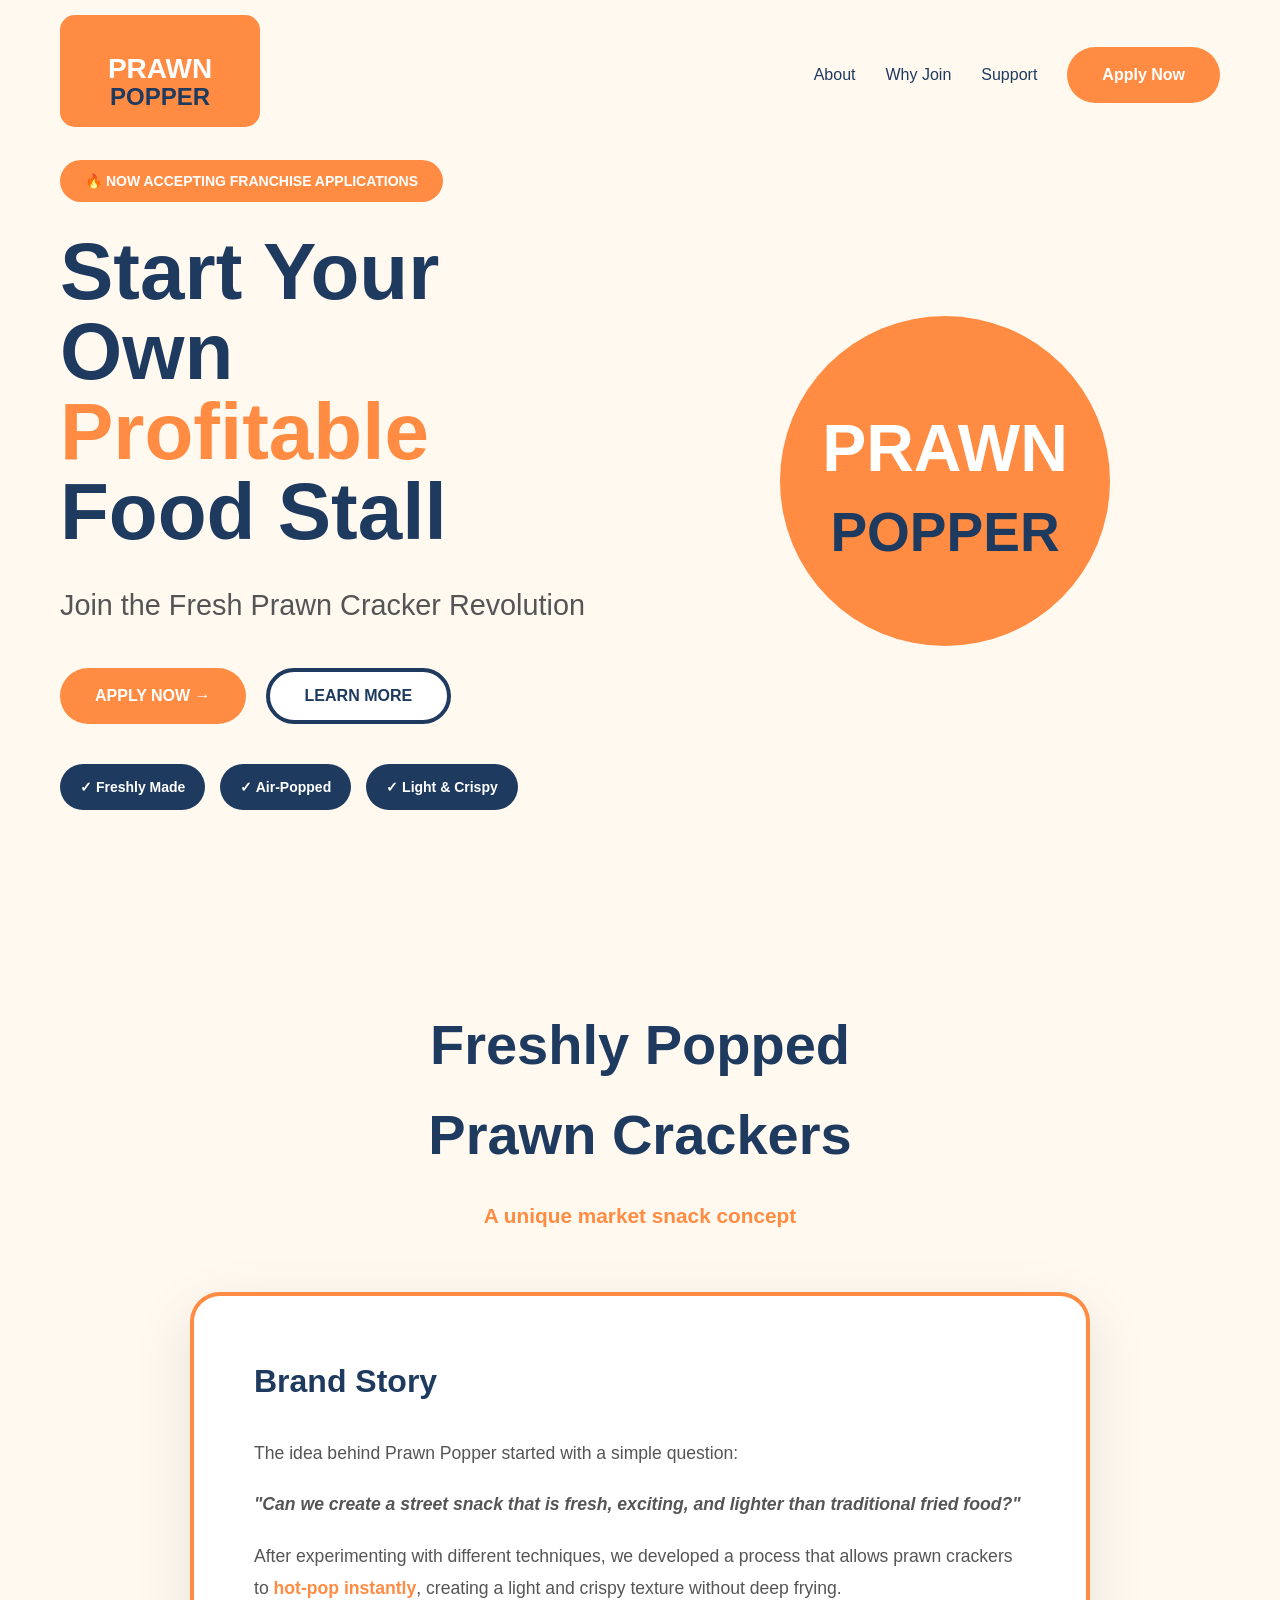
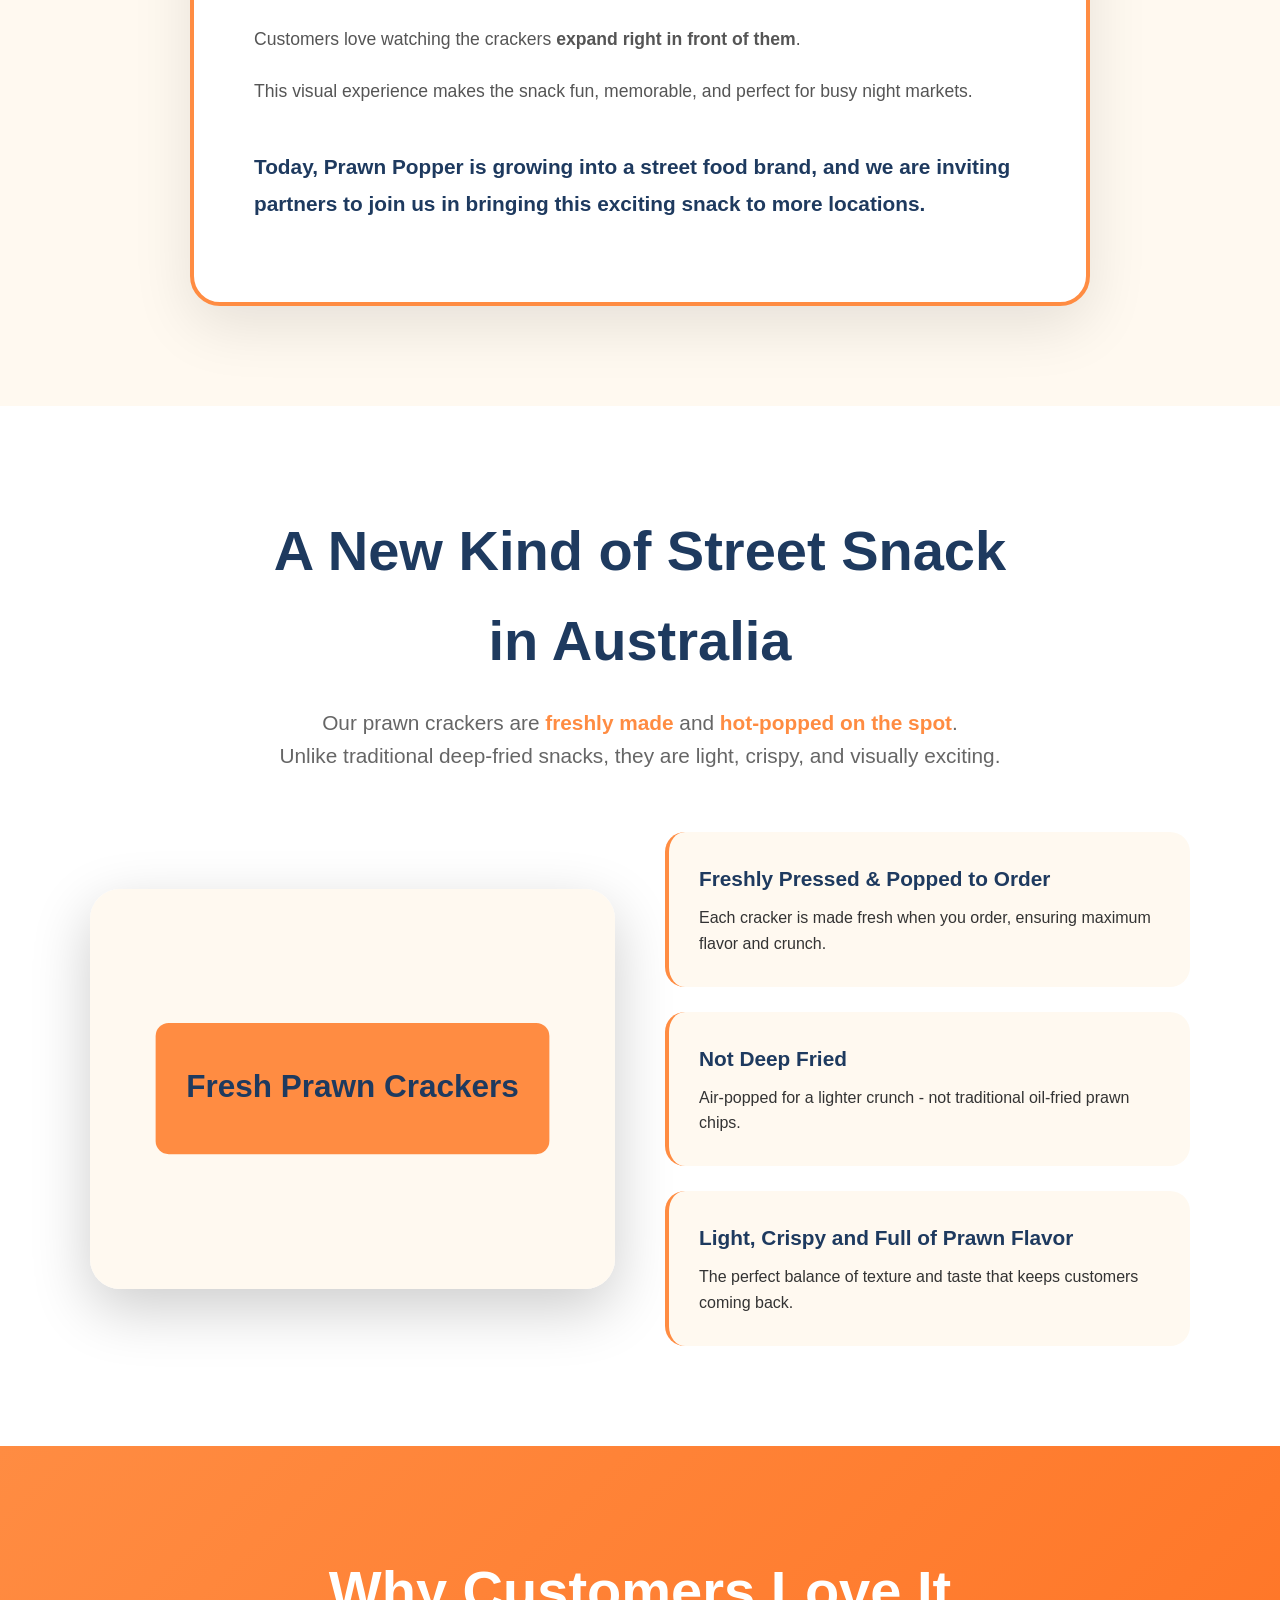
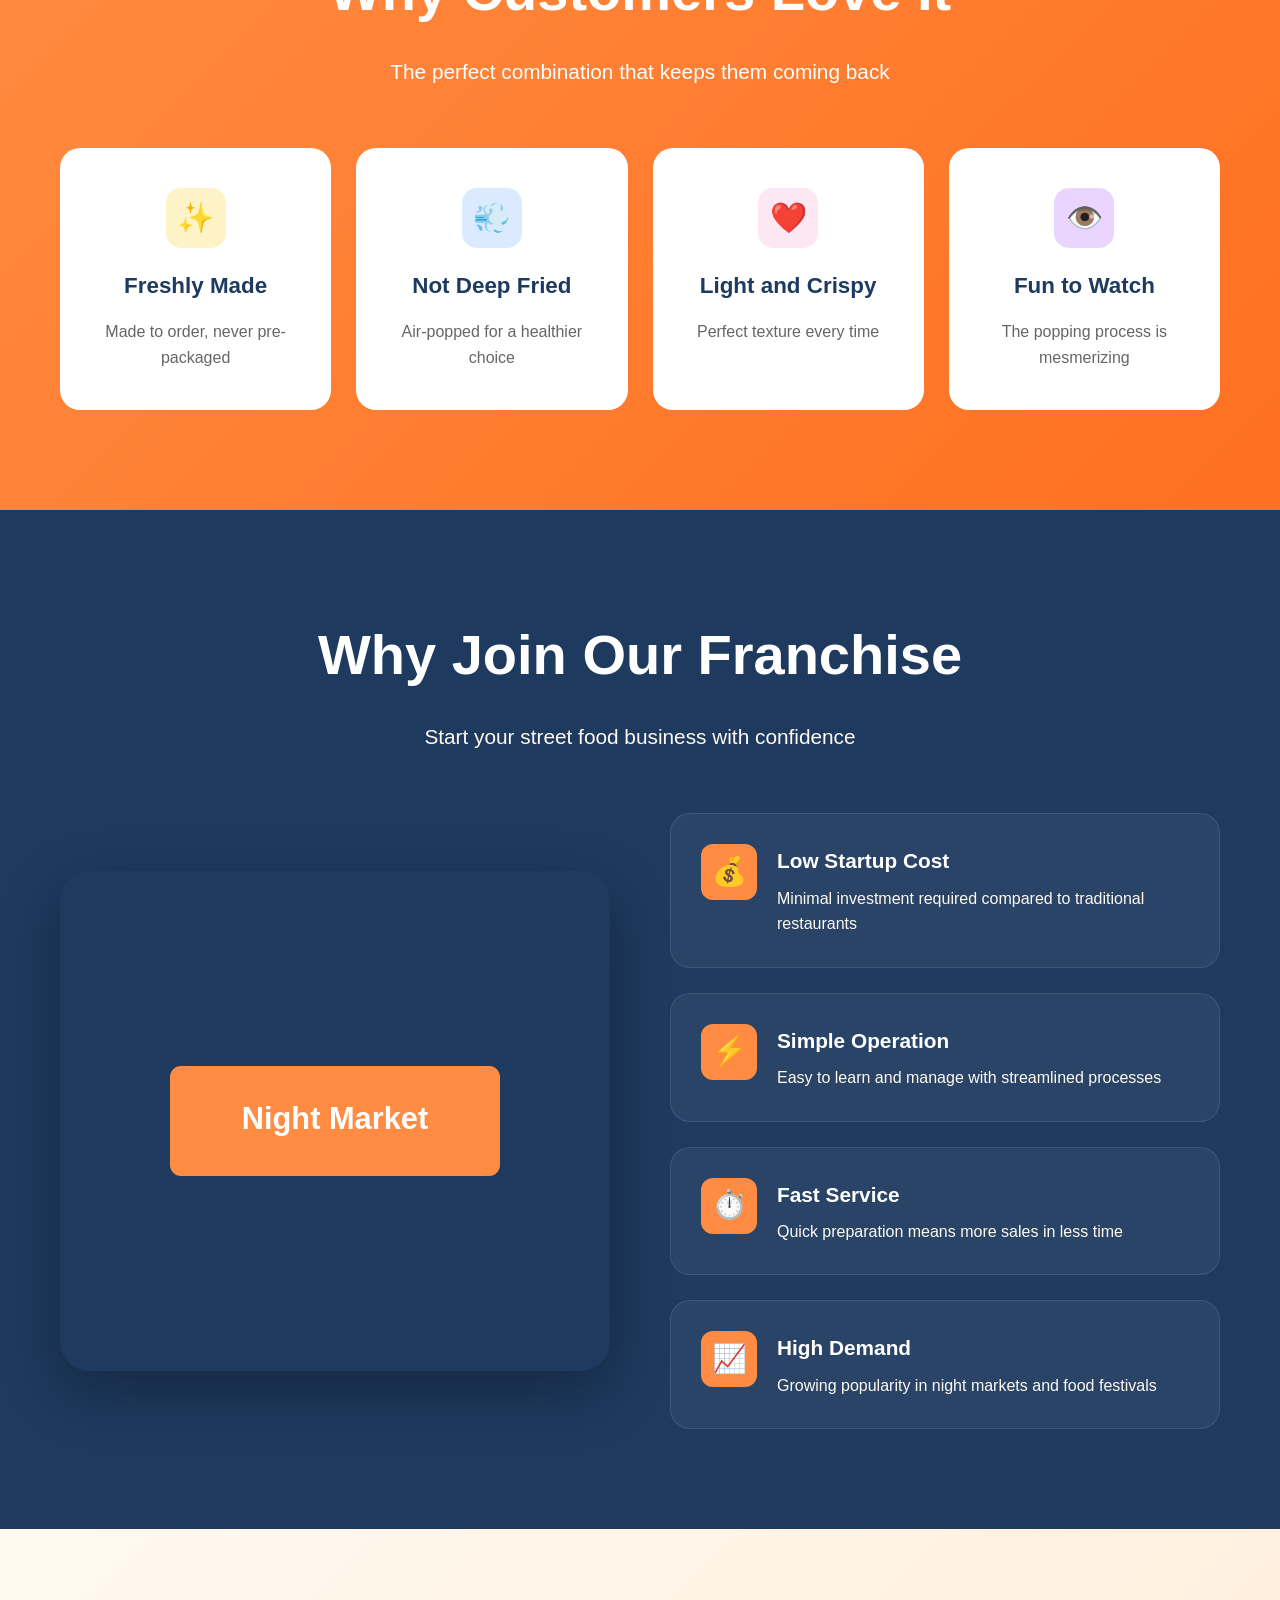
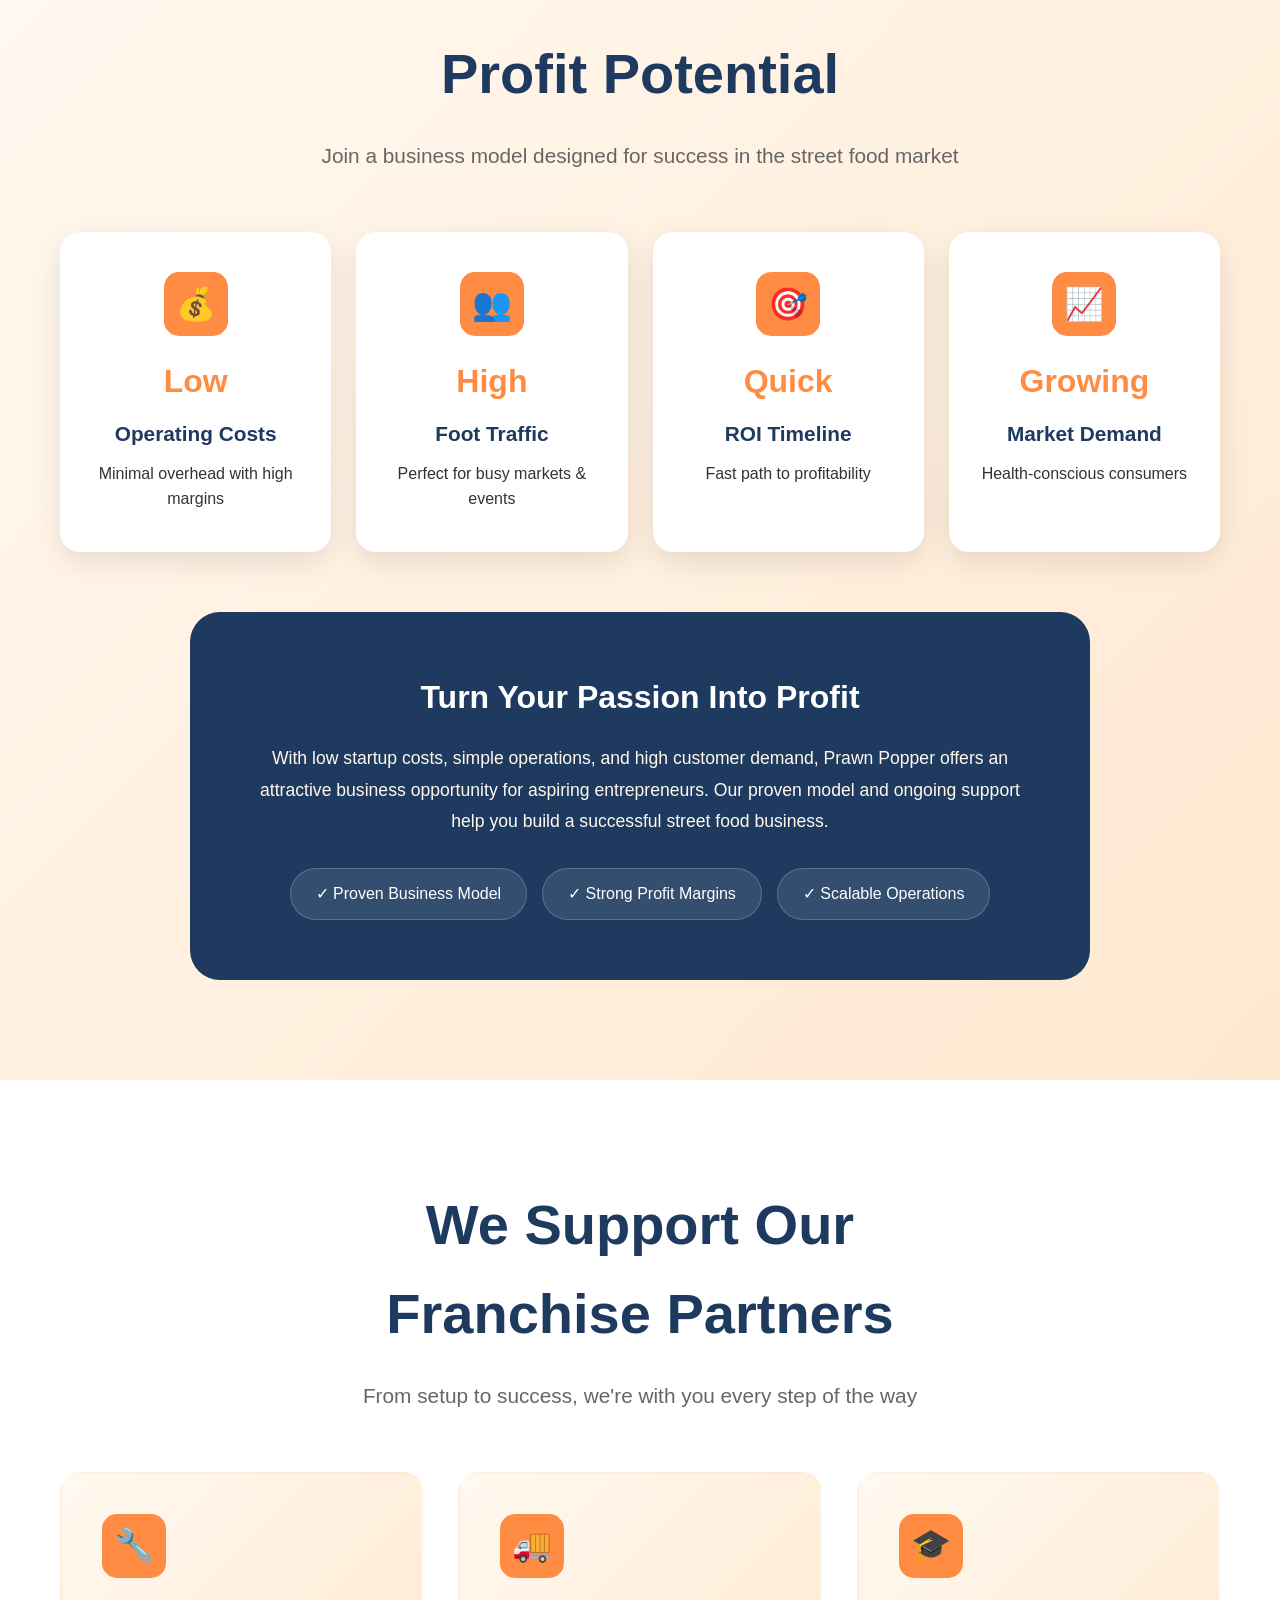
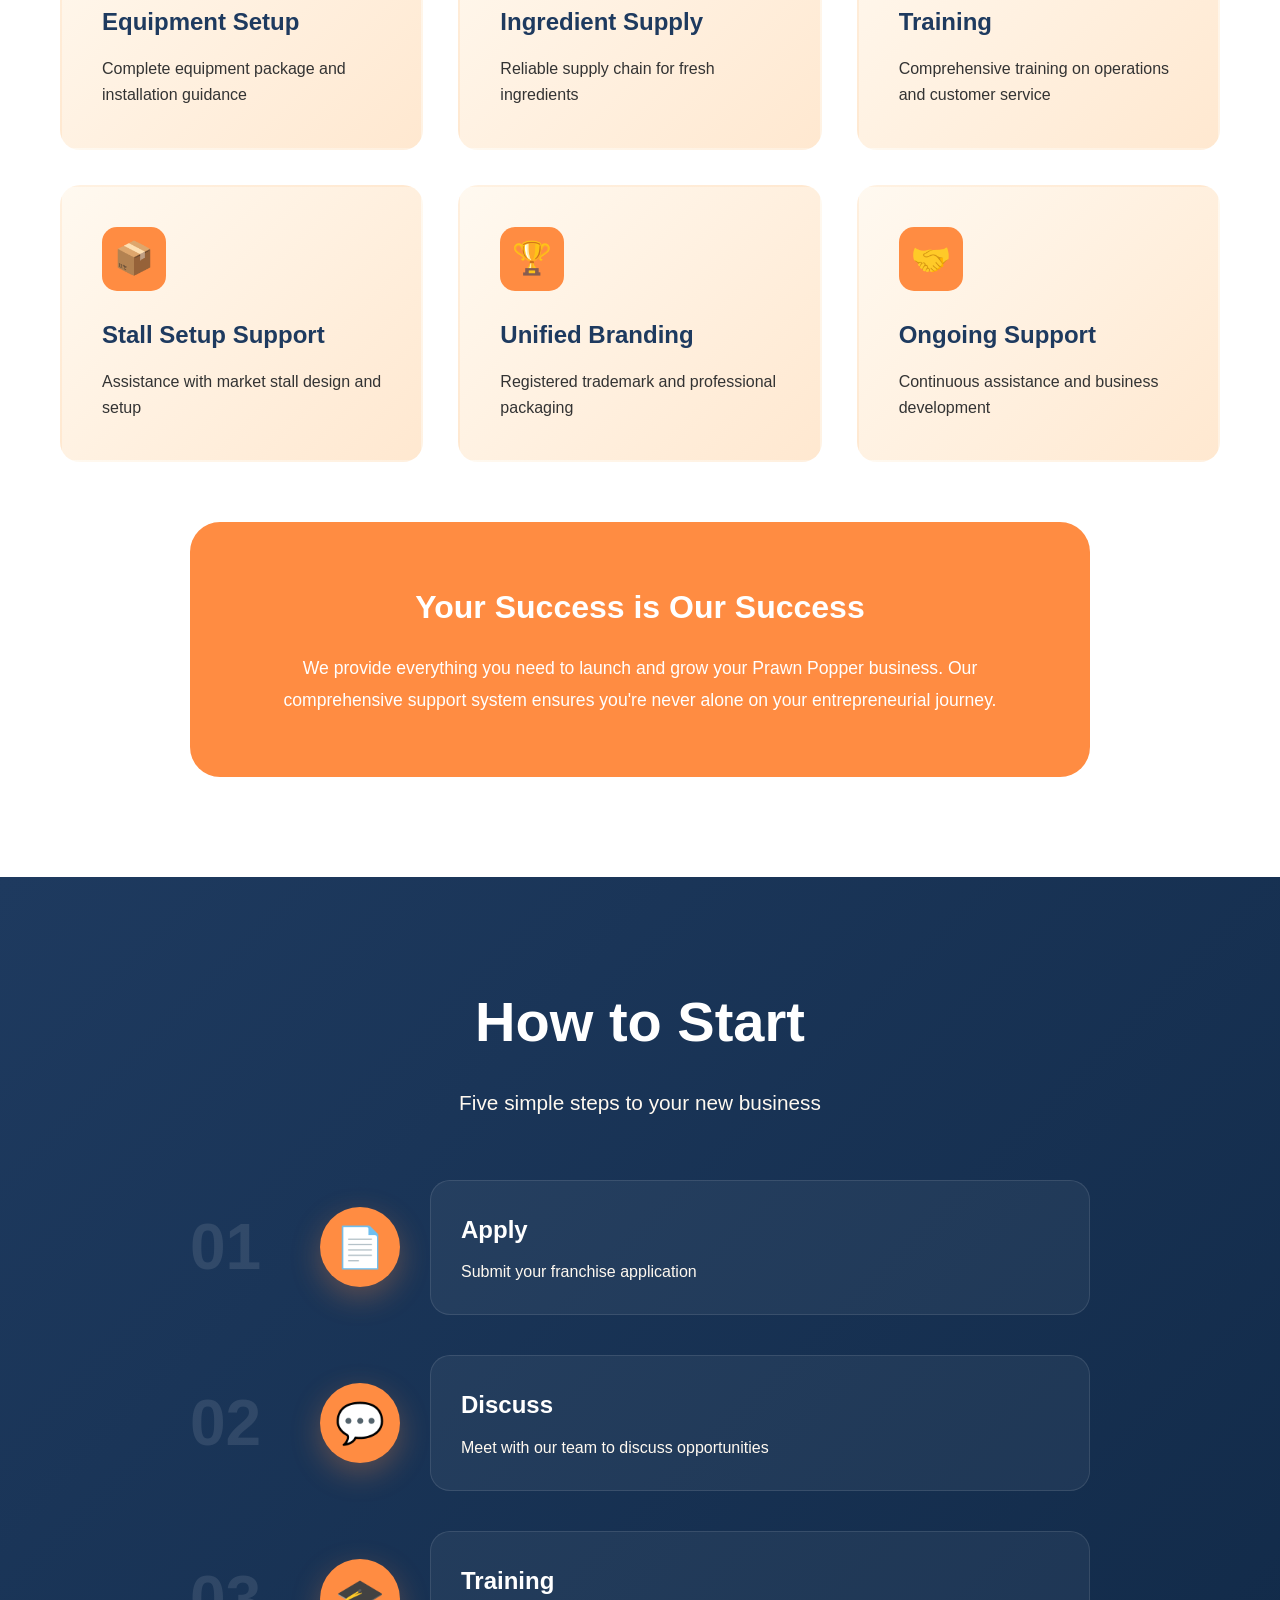
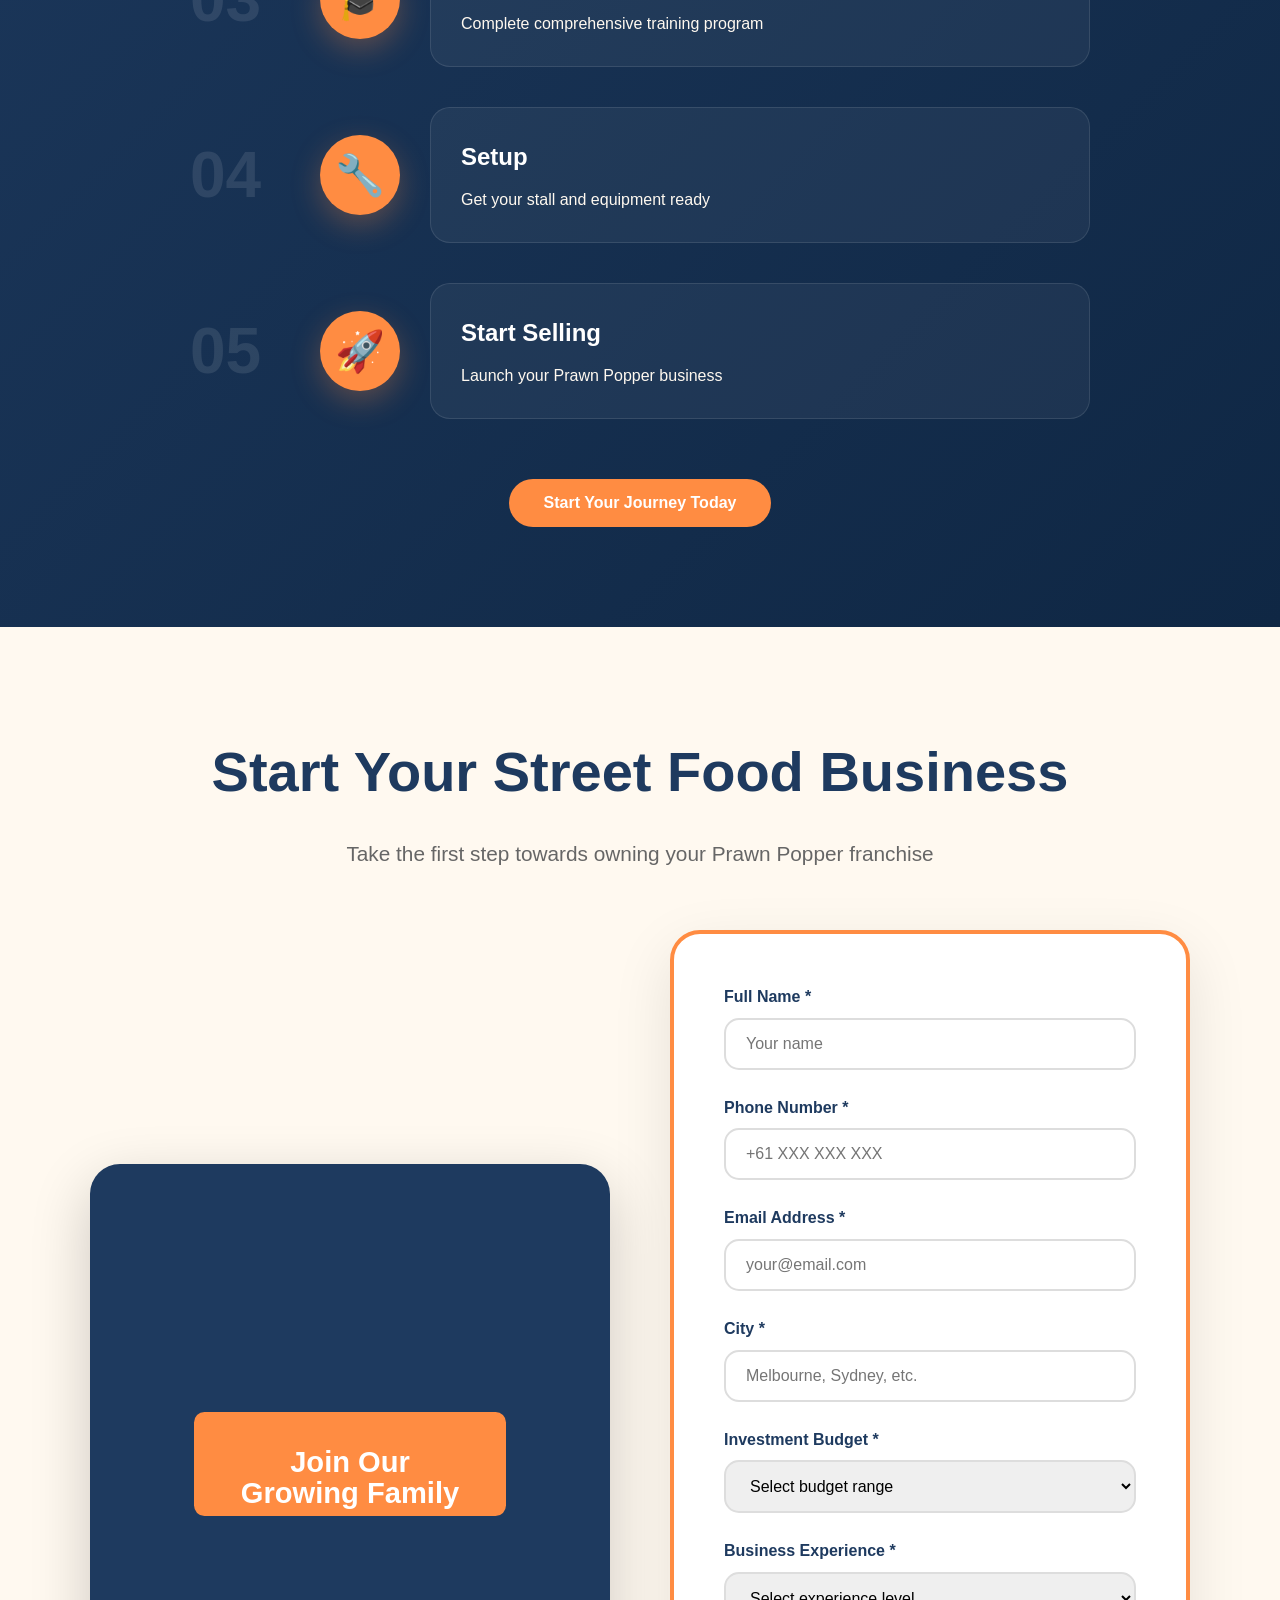
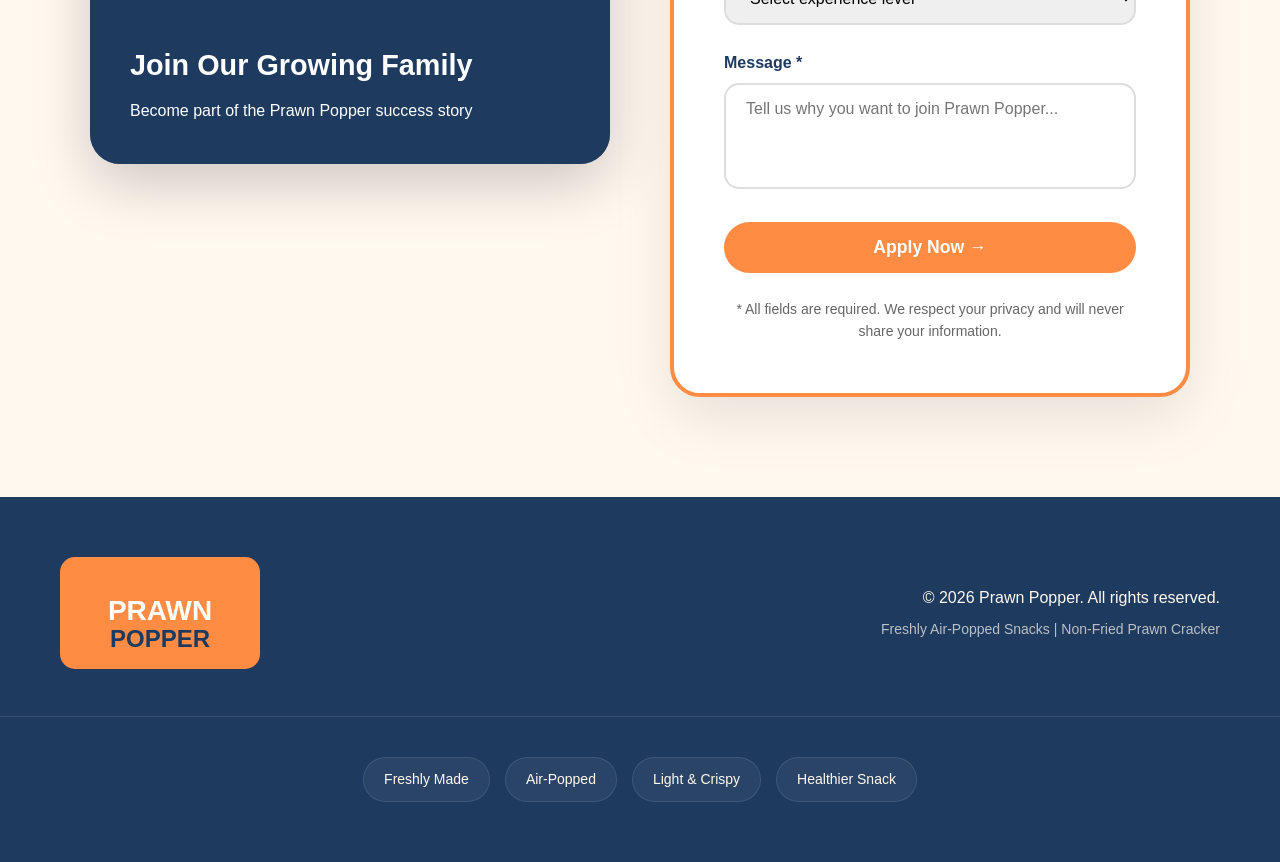
<file: prawn-popper-website.html>
<!DOCTYPE html>
<html lang="en">
<head>
    <meta charset="UTF-8">
    <meta name="viewport" content="width=device-width, initial-scale=1.0">
    <title>Prawn Popper - Franchise Opportunity</title>
    <style>
        * {
            margin: 0;
            padding: 0;
            box-sizing: border-box;
        }

        :root {
            --brand-orange: #FF8C42;
            --brand-cream: #FFF9F0;
            --brand-navy: #1E3A5F;
        }

        body {
            font-family: -apple-system, BlinkMacSystemFont, 'Segoe UI', Roboto, 'Helvetica Neue', Arial, sans-serif;
            line-height: 1.6;
            color: #333;
            overflow-x: hidden;
        }

        .container {
            max-width: 1200px;
            margin: 0 auto;
            padding: 0 20px;
        }

        /* Header Styles */
        header {
            position: fixed;
            top: 0;
            left: 0;
            right: 0;
            z-index: 1000;
            background: white;
            box-shadow: 0 2px 10px rgba(0,0,0,0.1);
            padding: 15px 0;
            transition: all 0.3s;
        }

        header.transparent {
            background: transparent;
            box-shadow: none;
        }

        header .container {
            display: flex;
            justify-content: space-between;
            align-items: center;
        }

        .logo {
            height: 112px;
        }

        nav {
            display: flex;
            gap: 30px;
            align-items: center;
        }

        nav a {
            color: var(--brand-navy);
            text-decoration: none;
            font-weight: 500;
            transition: color 0.3s;
        }

        nav a:hover {
            color: var(--brand-orange);
        }

        .btn {
            display: inline-block;
            padding: 15px 35px;
            border-radius: 50px;
            font-weight: 700;
            text-decoration: none;
            transition: all 0.3s;
            border: none;
            cursor: pointer;
            font-size: 16px;
        }

        .btn-primary {
            background: var(--brand-orange);
            color: white;
        }

        .btn-primary:hover {
            opacity: 0.9;
            transform: scale(1.05);
        }

        .btn-secondary {
            background: white;
            color: var(--brand-navy);
            border: 4px solid var(--brand-navy);
        }

        .btn-secondary:hover {
            background: var(--brand-navy);
            color: white;
        }

        /* Hero Section */
        .hero {
            min-height: 100vh;
            display: flex;
            align-items: center;
            background: var(--brand-cream);
            padding: 150px 0 80px;
            position: relative;
            overflow: hidden;
        }

        .hero-content {
            display: grid;
            grid-template-columns: 1fr 1fr;
            gap: 60px;
            align-items: center;
        }

        .badge {
            display: inline-block;
            background: var(--brand-orange);
            color: white;
            padding: 10px 25px;
            border-radius: 50px;
            font-size: 14px;
            font-weight: 700;
            margin-bottom: 30px;
        }

        h1 {
            font-size: 5rem;
            font-weight: 900;
            color: var(--brand-navy);
            line-height: 1;
            margin-bottom: 30px;
        }

        .hero h1 .orange {
            color: var(--brand-orange);
        }

        .hero-subtitle {
            font-size: 1.8rem;
            color: #555;
            margin-bottom: 40px;
            font-weight: 500;
        }

        .hero-buttons {
            display: flex;
            gap: 20px;
            margin-bottom: 40px;
        }

        .feature-pills {
            display: flex;
            gap: 15px;
            flex-wrap: wrap;
        }

        .pill {
            background: var(--brand-navy);
            color: white;
            padding: 12px 20px;
            border-radius: 50px;
            font-size: 14px;
            font-weight: 700;
        }

        .hero-logo {
            width: 100%;
            height: auto;
            animation: float 4s ease-in-out infinite;
        }

        @keyframes float {
            0%, 100% { transform: translateY(0); }
            50% { transform: translateY(-20px); }
        }

        /* Section Styles */
        section {
            padding: 100px 0;
        }

        .section-title {
            font-size: 3.5rem;
            font-weight: 900;
            color: var(--brand-navy);
            text-align: center;
            margin-bottom: 20px;
        }

        .section-subtitle {
            font-size: 1.3rem;
            text-align: center;
            margin-bottom: 60px;
            color: #666;
        }

        /* Brand Story */
        .brand-story {
            background: var(--brand-cream);
        }

        .story-box {
            background: white;
            border-radius: 30px;
            padding: 60px;
            box-shadow: 0 20px 60px rgba(0,0,0,0.1);
            border: 4px solid var(--brand-orange);
            max-width: 900px;
            margin: 0 auto;
        }

        .story-box h3 {
            font-size: 2rem;
            font-weight: 900;
            color: var(--brand-navy);
            margin-bottom: 30px;
        }

        .story-box p {
            font-size: 1.1rem;
            line-height: 1.8;
            margin-bottom: 20px;
            color: #555;
        }

        .story-quote {
            font-size: 1.3rem;
            font-weight: 700;
            color: var(--brand-orange);
            font-style: italic;
        }

        /* Product Features */
        .product-features {
            background: white;
        }

        .features-grid {
            display: grid;
            grid-template-columns: 1fr 1fr;
            gap: 50px;
            align-items: center;
            max-width: 1100px;
            margin: 0 auto;
        }

        .feature-image {
            width: 100%;
            height: 400px;
            object-fit: cover;
            border-radius: 30px;
            box-shadow: 0 20px 60px rgba(0,0,0,0.2);
        }

        .feature-list {
            display: flex;
            flex-direction: column;
            gap: 25px;
        }

        .feature-item {
            background: var(--brand-cream);
            padding: 30px;
            border-radius: 20px;
            border-left: 4px solid var(--brand-orange);
        }

        .feature-item h3 {
            font-size: 1.3rem;
            font-weight: 900;
            color: var(--brand-navy);
            margin-bottom: 10px;
        }

        /* Why Customers Love */
        .why-customers {
            background: linear-gradient(135deg, var(--brand-orange), #ff7020);
            color: white;
        }

        .why-customers .section-title,
        .why-customers .section-subtitle {
            color: white;
        }

        .reasons-grid {
            display: grid;
            grid-template-columns: repeat(4, 1fr);
            gap: 25px;
        }

        .reason-card {
            background: white;
            padding: 40px 30px;
            border-radius: 20px;
            text-align: center;
            transition: transform 0.3s;
        }

        .reason-card:hover {
            transform: translateY(-10px);
        }

        .reason-icon {
            width: 60px;
            height: 60px;
            background: var(--brand-orange);
            border-radius: 15px;
            margin: 0 auto 20px;
            display: flex;
            align-items: center;
            justify-content: center;
            font-size: 30px;
        }

        .reason-card h3 {
            font-size: 1.4rem;
            font-weight: 900;
            color: var(--brand-navy);
            margin-bottom: 15px;
        }

        .reason-card p {
            color: #666;
        }

        /* Why Franchise */
        .why-franchise {
            background: var(--brand-navy);
            color: white;
        }

        .why-franchise .section-title {
            color: white;
        }

        .why-franchise .section-subtitle {
            color: var(--brand-cream);
        }

        .franchise-grid {
            display: grid;
            grid-template-columns: 1fr 1fr;
            gap: 60px;
            align-items: center;
        }

        .franchise-image {
            width: 100%;
            height: 500px;
            object-fit: cover;
            border-radius: 30px;
            box-shadow: 0 20px 60px rgba(0,0,0,0.3);
        }

        .benefits-list {
            display: flex;
            flex-direction: column;
            gap: 25px;
        }

        .benefit-item {
            background: rgba(255,255,255,0.05);
            border: 1px solid rgba(255,255,255,0.1);
            padding: 30px;
            border-radius: 20px;
            display: flex;
            gap: 20px;
        }

        .benefit-icon {
            width: 56px;
            height: 56px;
            background: var(--brand-orange);
            border-radius: 12px;
            flex-shrink: 0;
            display: flex;
            align-items: center;
            justify-content: center;
            font-size: 28px;
        }

        .benefit-item h3 {
            font-size: 1.3rem;
            font-weight: 900;
            margin-bottom: 8px;
        }

        .benefit-item p {
            color: var(--brand-cream);
        }

        /* Profit Potential */
        .profit-potential {
            background: linear-gradient(135deg, var(--brand-cream), #ffe8d0);
        }

        .stats-grid {
            display: grid;
            grid-template-columns: repeat(4, 1fr);
            gap: 25px;
            margin-bottom: 60px;
        }

        .stat-card {
            background: white;
            padding: 40px 30px;
            border-radius: 20px;
            text-align: center;
            box-shadow: 0 10px 30px rgba(0,0,0,0.1);
        }

        .stat-icon {
            width: 64px;
            height: 64px;
            background: var(--brand-orange);
            border-radius: 15px;
            margin: 0 auto 20px;
            display: flex;
            align-items: center;
            justify-content: center;
            font-size: 32px;
            color: white;
        }

        .stat-value {
            font-size: 2rem;
            font-weight: 900;
            color: var(--brand-orange);
            margin-bottom: 10px;
        }

        .stat-card h3 {
            font-size: 1.3rem;
            font-weight: 900;
            color: var(--brand-navy);
            margin-bottom: 10px;
        }

        .profit-highlight {
            background: var(--brand-navy);
            border-radius: 30px;
            padding: 60px;
            text-align: center;
            max-width: 900px;
            margin: 0 auto;
        }

        .profit-highlight h3 {
            font-size: 2rem;
            font-weight: 900;
            color: white;
            margin-bottom: 20px;
        }

        .profit-highlight p {
            color: var(--brand-cream);
            font-size: 1.1rem;
            line-height: 1.8;
            margin-bottom: 30px;
        }

        .profit-pills {
            display: flex;
            gap: 15px;
            justify-content: center;
            flex-wrap: wrap;
        }

        .profit-pill {
            background: rgba(255,255,255,0.1);
            border: 1px solid rgba(255,255,255,0.2);
            color: white;
            padding: 12px 25px;
            border-radius: 50px;
        }

        /* Franchise Support */
        .franchise-support {
            background: white;
        }

        .support-grid {
            display: grid;
            grid-template-columns: repeat(3, 1fr);
            gap: 35px;
        }

        .support-card {
            background: linear-gradient(135deg, var(--brand-cream), #ffe8d0);
            padding: 40px;
            border-radius: 20px;
            border: 2px solid transparent;
            transition: all 0.3s;
        }

        .support-card:hover {
            border-color: var(--brand-orange);
        }

        .support-icon {
            width: 64px;
            height: 64px;
            background: var(--brand-orange);
            border-radius: 15px;
            margin-bottom: 25px;
            display: flex;
            align-items: center;
            justify-content: center;
            font-size: 32px;
            color: white;
        }

        .support-card h3 {
            font-size: 1.5rem;
            font-weight: 900;
            color: var(--brand-navy);
            margin-bottom: 15px;
        }

        .support-highlight {
            background: var(--brand-orange);
            border-radius: 30px;
            padding: 60px;
            text-align: center;
            margin-top: 60px;
            max-width: 900px;
            margin-left: auto;
            margin-right: auto;
        }

        .support-highlight h3 {
            font-size: 2rem;
            font-weight: 900;
            color: white;
            margin-bottom: 20px;
        }

        .support-highlight p {
            color: white;
            font-size: 1.1rem;
            line-height: 1.8;
        }

        /* How to Start */
        .how-to-start {
            background: linear-gradient(135deg, var(--brand-navy), #0f2744);
            color: white;
        }

        .how-to-start .section-title {
            color: white;
        }

        .how-to-start .section-subtitle {
            color: var(--brand-cream);
        }

        .steps-list {
            max-width: 900px;
            margin: 0 auto;
        }

        .step-item {
            display: flex;
            gap: 30px;
            margin-bottom: 40px;
            align-items: center;
        }

        .step-number {
            font-size: 4rem;
            font-weight: 900;
            color: rgba(255,255,255,0.1);
            width: 100px;
        }

        .step-icon {
            width: 80px;
            height: 80px;
            background: var(--brand-orange);
            border-radius: 50%;
            flex-shrink: 0;
            display: flex;
            align-items: center;
            justify-content: center;
            font-size: 40px;
            box-shadow: 0 10px 30px rgba(255,140,66,0.3);
        }

        .step-content {
            background: rgba(255,255,255,0.05);
            border: 1px solid rgba(255,255,255,0.1);
            padding: 30px;
            border-radius: 20px;
            flex: 1;
        }

        .step-content h3 {
            font-size: 1.5rem;
            font-weight: 900;
            margin-bottom: 10px;
        }

        .step-content p {
            color: var(--brand-cream);
        }

        .start-button {
            text-align: center;
            margin-top: 60px;
        }

        /* Application Form */
        .application-form {
            background: var(--brand-cream);
            position: relative;
        }

        .form-grid {
            display: grid;
            grid-template-columns: 1fr 1fr;
            gap: 60px;
            align-items: center;
            max-width: 1100px;
            margin: 0 auto;
        }

        .form-image-container {
            position: relative;
            height: 600px;
            border-radius: 30px;
            overflow: hidden;
            box-shadow: 0 20px 60px rgba(0,0,0,0.2);
        }

        .form-image {
            width: 100%;
            height: 100%;
            object-fit: cover;
        }

        .form-overlay {
            position: absolute;
            bottom: 0;
            left: 0;
            right: 0;
            padding: 40px;
            background: linear-gradient(to top, rgba(30,58,95,0.8), transparent);
            color: white;
        }

        .form-overlay h3 {
            font-size: 1.8rem;
            font-weight: 900;
            margin-bottom: 10px;
        }

        form {
            background: white;
            padding: 50px;
            border-radius: 30px;
            box-shadow: 0 20px 60px rgba(0,0,0,0.1);
            border: 4px solid var(--brand-orange);
        }

        .form-group {
            margin-bottom: 25px;
        }

        label {
            display: block;
            color: var(--brand-navy);
            margin-bottom: 8px;
            font-weight: 600;
        }

        input, select, textarea {
            width: 100%;
            padding: 15px 20px;
            border: 2px solid #ddd;
            border-radius: 15px;
            font-size: 16px;
            font-family: inherit;
            transition: border-color 0.3s;
        }

        input:focus, select:focus, textarea:focus {
            outline: none;
            border-color: var(--brand-orange);
        }

        textarea {
            resize: none;
        }

        .form-note {
            text-align: center;
            margin-top: 25px;
            font-size: 14px;
            color: #666;
        }

        .success-message {
            background: white;
            padding: 60px;
            border-radius: 30px;
            box-shadow: 0 20px 60px rgba(0,0,0,0.1);
            text-align: center;
        }

        .success-icon {
            width: 80px;
            height: 80px;
            background: #22c55e;
            border-radius: 50%;
            margin: 0 auto 30px;
            display: flex;
            align-items: center;
            justify-content: center;
            font-size: 50px;
            color: white;
        }

        .success-message h3 {
            font-size: 2rem;
            font-weight: 900;
            color: var(--brand-navy);
            margin-bottom: 20px;
        }

        /* Footer */
        footer {
            background: var(--brand-navy);
            padding: 60px 0;
            color: white;
        }

        footer .container {
            display: flex;
            justify-content: space-between;
            align-items: center;
            margin-bottom: 40px;
        }

        footer .logo {
            height: 112px;
        }

        .footer-info {
            text-align: right;
        }

        .footer-info p {
            color: var(--brand-cream);
            margin-bottom: 8px;
        }

        .footer-tags {
            display: flex;
            gap: 15px;
            justify-content: center;
            padding-top: 40px;
            border-top: 1px solid rgba(255,255,255,0.1);
            flex-wrap: wrap;
        }

        .footer-tag {
            background: rgba(255,255,255,0.05);
            border: 1px solid rgba(255,255,255,0.1);
            color: var(--brand-cream);
            padding: 10px 20px;
            border-radius: 50px;
            font-size: 14px;
        }

        /* Mobile Responsive */
        @media (max-width: 768px) {
            .logo {
                height: 60px;
            }

            footer .logo {
                height: 60px;
            }

            h1 {
                font-size: 3rem;
            }

            .hero-content,
            .features-grid,
            .franchise-grid,
            .form-grid {
                grid-template-columns: 1fr;
            }

            .reasons-grid,
            .stats-grid,
            .support-grid {
                grid-template-columns: 1fr;
            }

            nav {
                display: none;
            }

            .hero-buttons {
                flex-direction: column;
            }

            .section-title {
                font-size: 2.5rem;
            }

            footer .container {
                flex-direction: column;
                text-align: center;
            }

            .footer-info {
                text-align: center;
                margin-top: 20px;
            }
        }

        .hidden {
            display: none;
        }
    </style>
</head>
<body>
    <!-- Header -->
    <header id="header">
        <div class="container">
            <div>
                <img src="data:image/svg+xml,%3Csvg xmlns='http://www.w3.org/2000/svg' width='200' height='112' viewBox='0 0 200 112'%3E%3Crect fill='%23FF8C42' width='200' height='112' rx='15'/%3E%3Ctext x='50%25' y='50%25' dominant-baseline='middle' text-anchor='middle' font-family='Arial, sans-serif' font-size='28' font-weight='900' fill='white'%3EPRAWN%3C/text%3E%3Ctext x='50%25' y='75%25' dominant-baseline='middle' text-anchor='middle' font-family='Arial, sans-serif' font-size='24' font-weight='900' fill='%231E3A5F'%3EPOPPER%3C/text%3E%3C/svg%3E" alt="Prawn Popper" class="logo">
            </div>
            <nav>
                <a href="#about" onclick="scrollToSection(event, 'about')">About</a>
                <a href="#why-join" onclick="scrollToSection(event, 'why-join')">Why Join</a>
                <a href="#support" onclick="scrollToSection(event, 'support')">Support</a>
                <a href="#apply" onclick="scrollToSection(event, 'apply')" class="btn btn-primary">Apply Now</a>
            </nav>
        </div>
    </header>

    <!-- Hero Section -->
    <section class="hero">
        <div class="container">
            <div class="hero-content">
                <div>
                    <div class="badge">🔥 NOW ACCEPTING FRANCHISE APPLICATIONS</div>
                    <h1>
                        Start Your Own
                        <span class="orange">Profitable</span>
                        Food Stall
                    </h1>
                    <p class="hero-subtitle">Join the Fresh Prawn Cracker Revolution</p>
                    <div class="hero-buttons">
                        <button class="btn btn-primary" onclick="scrollToSection(event, 'apply')">APPLY NOW →</button>
                        <button class="btn btn-secondary" onclick="scrollToSection(event, 'story')">LEARN MORE</button>
                    </div>
                    <div class="feature-pills">
                        <span class="pill">✓ Freshly Made</span>
                        <span class="pill">✓ Air-Popped</span>
                        <span class="pill">✓ Light & Crispy</span>
                    </div>
                </div>
                <div>
                    <img src="data:image/svg+xml,%3Csvg xmlns='http://www.w3.org/2000/svg' width='500' height='500' viewBox='0 0 500 500'%3E%3Ccircle cx='250' cy='250' r='200' fill='%23FFF9F0'/%3E%3Ccircle cx='250' cy='250' r='150' fill='%23FF8C42'/%3E%3Ctext x='50%25' y='45%25' dominant-baseline='middle' text-anchor='middle' font-family='Arial, sans-serif' font-size='60' font-weight='900' fill='white'%3EPRAWN%3C/text%3E%3Ctext x='50%25' y='60%25' dominant-baseline='middle' text-anchor='middle' font-family='Arial, sans-serif' font-size='50' font-weight='900' fill='%231E3A5F'%3EPOPPER%3C/text%3E%3C/svg%3E" alt="Prawn Popper Logo" class="hero-logo">
                </div>
            </div>
        </div>
    </section>

    <!-- Brand Story -->
    <section id="story" class="brand-story">
        <div class="container">
            <div class="section-title">Freshly Popped<br>Prawn Crackers</div>
            <p class="section-subtitle" style="color: var(--brand-orange); font-weight: 700;">A unique market snack concept</p>
            
            <div class="story-box">
                <h3>Brand Story</h3>
                <p>The idea behind Prawn Popper started with a simple question:</p>
                <p class="story-quote">"Can we create a street snack that is fresh, exciting, and lighter than traditional fried food?"</p>
                <p>After experimenting with different techniques, we developed a process that allows prawn crackers to <strong style="color: var(--brand-orange);">hot-pop instantly</strong>, creating a light and crispy texture without deep frying.</p>
                <p>Customers love watching the crackers <strong>expand right in front of them</strong>.</p>
                <p>This visual experience makes the snack fun, memorable, and perfect for busy night markets.</p>
                <p style="font-size: 1.3rem; font-weight: 700; color: var(--brand-navy); padding-top: 20px;">Today, Prawn Popper is growing into a street food brand, and we are inviting partners to join us in bringing this exciting snack to more locations.</p>
            </div>
        </div>
    </section>

    <!-- Product Features -->
    <section id="about" class="product-features">
        <div class="container">
            <div class="section-title">A New Kind of Street Snack<br>in Australia</div>
            <p class="section-subtitle">Our prawn crackers are <strong style="color: var(--brand-orange);">freshly made</strong> and <strong style="color: var(--brand-orange);">hot-popped on the spot</strong>.<br>Unlike traditional deep-fried snacks, they are light, crispy, and visually exciting.</p>
            
            <div class="features-grid">
                <img src="data:image/svg+xml,%3Csvg xmlns='http://www.w3.org/2000/svg' width='400' height='400' viewBox='0 0 400 400'%3E%3Crect fill='%23FFF9F0' width='400' height='400'/%3E%3Crect fill='%23FF8C42' x='50' y='150' width='300' height='100' rx='10'/%3E%3Ctext x='50%25' y='50%25' dominant-baseline='middle' text-anchor='middle' font-family='Arial, sans-serif' font-size='24' font-weight='700' fill='%231E3A5F'%3EFresh Prawn Crackers%3C/text%3E%3C/svg%3E" alt="Prawn Crackers" class="feature-image">
                
                <div class="feature-list">
                    <div class="feature-item">
                        <h3>Freshly Pressed & Popped to Order</h3>
                        <p>Each cracker is made fresh when you order, ensuring maximum flavor and crunch.</p>
                    </div>
                    <div class="feature-item">
                        <h3>Not Deep Fried</h3>
                        <p>Air-popped for a lighter crunch - not traditional oil-fried prawn chips.</p>
                    </div>
                    <div class="feature-item">
                        <h3>Light, Crispy and Full of Prawn Flavor</h3>
                        <p>The perfect balance of texture and taste that keeps customers coming back.</p>
                    </div>
                </div>
            </div>
        </div>
    </section>

    <!-- Why Customers Love -->
    <section class="why-customers">
        <div class="container">
            <div class="section-title">Why Customers Love It</div>
            <p class="section-subtitle">The perfect combination that keeps them coming back</p>
            
            <div class="reasons-grid">
                <div class="reason-card">
                    <div class="reason-icon" style="background: #fef3c7; color: #d97706;">✨</div>
                    <h3>Freshly Made</h3>
                    <p>Made to order, never pre-packaged</p>
                </div>
                <div class="reason-card">
                    <div class="reason-icon" style="background: #dbeafe; color: #2563eb;">💨</div>
                    <h3>Not Deep Fried</h3>
                    <p>Air-popped for a healthier choice</p>
                </div>
                <div class="reason-card">
                    <div class="reason-icon" style="background: #fce7f3; color: #db2777;">❤️</div>
                    <h3>Light and Crispy</h3>
                    <p>Perfect texture every time</p>
                </div>
                <div class="reason-card">
                    <div class="reason-icon" style="background: #e9d5ff; color: #9333ea;">👁️</div>
                    <h3>Fun to Watch</h3>
                    <p>The popping process is mesmerizing</p>
                </div>
            </div>
        </div>
    </section>

    <!-- Why Franchise -->
    <section id="why-join" class="why-franchise">
        <div class="container">
            <div class="section-title">Why Join Our Franchise</div>
            <p class="section-subtitle">Start your street food business with confidence</p>
            
            <div class="franchise-grid">
                <img src="data:image/svg+xml,%3Csvg xmlns='http://www.w3.org/2000/svg' width='500' height='500' viewBox='0 0 500 500'%3E%3Crect fill='%231E3A5F' width='500' height='500'/%3E%3Crect fill='%23FF8C42' x='100' y='200' width='300' height='100' rx='10'/%3E%3Ctext x='50%25' y='50%25' dominant-baseline='middle' text-anchor='middle' font-family='Arial, sans-serif' font-size='28' font-weight='700' fill='white'%3ENight Market%3C/text%3E%3C/svg%3E" alt="Night Market" class="franchise-image">
                
                <div class="benefits-list">
                    <div class="benefit-item">
                        <div class="benefit-icon">💰</div>
                        <div>
                            <h3>Low Startup Cost</h3>
                            <p>Minimal investment required compared to traditional restaurants</p>
                        </div>
                    </div>
                    <div class="benefit-item">
                        <div class="benefit-icon">⚡</div>
                        <div>
                            <h3>Simple Operation</h3>
                            <p>Easy to learn and manage with streamlined processes</p>
                        </div>
                    </div>
                    <div class="benefit-item">
                        <div class="benefit-icon">⏱️</div>
                        <div>
                            <h3>Fast Service</h3>
                            <p>Quick preparation means more sales in less time</p>
                        </div>
                    </div>
                    <div class="benefit-item">
                        <div class="benefit-icon">📈</div>
                        <div>
                            <h3>High Demand</h3>
                            <p>Growing popularity in night markets and food festivals</p>
                        </div>
                    </div>
                </div>
            </div>
        </div>
    </section>

    <!-- Profit Potential -->
    <section class="profit-potential">
        <div class="container">
            <div class="section-title">Profit Potential</div>
            <p class="section-subtitle">Join a business model designed for success in the street food market</p>
            
            <div class="stats-grid">
                <div class="stat-card">
                    <div class="stat-icon">💰</div>
                    <div class="stat-value">Low</div>
                    <h3>Operating Costs</h3>
                    <p>Minimal overhead with high margins</p>
                </div>
                <div class="stat-card">
                    <div class="stat-icon">👥</div>
                    <div class="stat-value">High</div>
                    <h3>Foot Traffic</h3>
                    <p>Perfect for busy markets & events</p>
                </div>
                <div class="stat-card">
                    <div class="stat-icon">🎯</div>
                    <div class="stat-value">Quick</div>
                    <h3>ROI Timeline</h3>
                    <p>Fast path to profitability</p>
                </div>
                <div class="stat-card">
                    <div class="stat-icon">📈</div>
                    <div class="stat-value">Growing</div>
                    <h3>Market Demand</h3>
                    <p>Health-conscious consumers</p>
                </div>
            </div>

            <div class="profit-highlight">
                <h3>Turn Your Passion Into Profit</h3>
                <p>With low startup costs, simple operations, and high customer demand, Prawn Popper offers an attractive business opportunity for aspiring entrepreneurs. Our proven model and ongoing support help you build a successful street food business.</p>
                <div class="profit-pills">
                    <span class="profit-pill">✓ Proven Business Model</span>
                    <span class="profit-pill">✓ Strong Profit Margins</span>
                    <span class="profit-pill">✓ Scalable Operations</span>
                </div>
            </div>
        </div>
    </section>

    <!-- Franchise Support -->
    <section id="support" class="franchise-support">
        <div class="container">
            <div class="section-title">We Support Our<br>Franchise Partners</div>
            <p class="section-subtitle">From setup to success, we're with you every step of the way</p>
            
            <div class="support-grid">
                <div class="support-card">
                    <div class="support-icon">🔧</div>
                    <h3>Equipment Setup</h3>
                    <p>Complete equipment package and installation guidance</p>
                </div>
                <div class="support-card">
                    <div class="support-icon">🚚</div>
                    <h3>Ingredient Supply</h3>
                    <p>Reliable supply chain for fresh ingredients</p>
                </div>
                <div class="support-card">
                    <div class="support-icon">🎓</div>
                    <h3>Training</h3>
                    <p>Comprehensive training on operations and customer service</p>
                </div>
                <div class="support-card">
                    <div class="support-icon">📦</div>
                    <h3>Stall Setup Support</h3>
                    <p>Assistance with market stall design and setup</p>
                </div>
                <div class="support-card">
                    <div class="support-icon">🏆</div>
                    <h3>Unified Branding</h3>
                    <p>Registered trademark and professional packaging</p>
                </div>
                <div class="support-card">
                    <div class="support-icon">🤝</div>
                    <h3>Ongoing Support</h3>
                    <p>Continuous assistance and business development</p>
                </div>
            </div>

            <div class="support-highlight">
                <h3>Your Success is Our Success</h3>
                <p>We provide everything you need to launch and grow your Prawn Popper business. Our comprehensive support system ensures you're never alone on your entrepreneurial journey.</p>
            </div>
        </div>
    </section>

    <!-- How to Start -->
    <section class="how-to-start">
        <div class="container">
            <div class="section-title">How to Start</div>
            <p class="section-subtitle">Five simple steps to your new business</p>
            
            <div class="steps-list">
                <div class="step-item">
                    <div class="step-number">01</div>
                    <div class="step-icon">📄</div>
                    <div class="step-content">
                        <h3>Apply</h3>
                        <p>Submit your franchise application</p>
                    </div>
                </div>
                <div class="step-item">
                    <div class="step-number">02</div>
                    <div class="step-icon">💬</div>
                    <div class="step-content">
                        <h3>Discuss</h3>
                        <p>Meet with our team to discuss opportunities</p>
                    </div>
                </div>
                <div class="step-item">
                    <div class="step-number">03</div>
                    <div class="step-icon">🎓</div>
                    <div class="step-content">
                        <h3>Training</h3>
                        <p>Complete comprehensive training program</p>
                    </div>
                </div>
                <div class="step-item">
                    <div class="step-number">04</div>
                    <div class="step-icon">🔧</div>
                    <div class="step-content">
                        <h3>Setup</h3>
                        <p>Get your stall and equipment ready</p>
                    </div>
                </div>
                <div class="step-item">
                    <div class="step-number">05</div>
                    <div class="step-icon">🚀</div>
                    <div class="step-content">
                        <h3>Start Selling</h3>
                        <p>Launch your Prawn Popper business</p>
                    </div>
                </div>
            </div>

            <div class="start-button">
                <button class="btn btn-primary" onclick="scrollToSection(event, 'apply')">Start Your Journey Today</button>
            </div>
        </div>
    </section>

    <!-- Application Form -->
    <section id="apply" class="application-form">
        <div class="container">
            <div class="section-title">Start Your Street Food Business</div>
            <p class="section-subtitle">Take the first step towards owning your Prawn Popper franchise</p>
            
            <div class="form-grid">
                <div class="form-image-container">
                    <img src="data:image/svg+xml,%3Csvg xmlns='http://www.w3.org/2000/svg' width='500' height='600' viewBox='0 0 500 600'%3E%3Crect fill='%231E3A5F' width='500' height='600'/%3E%3Crect fill='%23FF8C42' x='100' y='250' width='300' height='100' rx='10'/%3E%3Ctext x='50%25' y='50%25' dominant-baseline='middle' text-anchor='middle' font-family='Arial, sans-serif' font-size='28' font-weight='700' fill='white'%3EJoin Our%3C/text%3E%3Ctext x='50%25' y='55%25' dominant-baseline='middle' text-anchor='middle' font-family='Arial, sans-serif' font-size='28' font-weight='700' fill='white'%3EGrowing Family%3C/text%3E%3C/svg%3E" alt="Franchise" class="form-image">
                    <div class="form-overlay">
                        <h3>Join Our Growing Family</h3>
                        <p>Become part of the Prawn Popper success story</p>
                    </div>
                </div>

                <div id="formContainer">
                    <form id="applicationForm" onsubmit="handleSubmit(event)">
                        <div class="form-group">
                            <label for="name">Full Name *</label>
                            <input type="text" id="name" name="name" required placeholder="Your name">
                        </div>

                        <div class="form-group">
                            <label for="phone">Phone Number *</label>
                            <input type="tel" id="phone" name="phone" required placeholder="+61 XXX XXX XXX">
                        </div>

                        <div class="form-group">
                            <label for="email">Email Address *</label>
                            <input type="email" id="email" name="email" required placeholder="your@email.com">
                        </div>

                        <div class="form-group">
                            <label for="city">City *</label>
                            <input type="text" id="city" name="city" required placeholder="Melbourne, Sydney, etc.">
                        </div>

                        <div class="form-group">
                            <label for="investmentBudget">Investment Budget *</label>
                            <select id="investmentBudget" name="investmentBudget" required>
                                <option value="">Select budget range</option>
                                <option value="under-20k">Under $20,000</option>
                                <option value="20k-50k">$20,000 - $50,000</option>
                                <option value="50k-100k">$50,000 - $100,000</option>
                                <option value="over-100k">Over $100,000</option>
                            </select>
                        </div>

                        <div class="form-group">
                            <label for="businessExperience">Business Experience *</label>
                            <select id="businessExperience" name="businessExperience" required>
                                <option value="">Select experience level</option>
                                <option value="no-experience">No Experience</option>
                                <option value="some-experience">Some Experience (1-3 years)</option>
                                <option value="experienced">Experienced (3-5 years)</option>
                                <option value="very-experienced">Very Experienced (5+ years)</option>
                            </select>
                        </div>

                        <div class="form-group">
                            <label for="message">Message *</label>
                            <textarea id="message" name="message" required rows="4" placeholder="Tell us why you want to join Prawn Popper..."></textarea>
                        </div>

                        <button type="submit" class="btn btn-primary" style="width: 100%; font-size: 1.1rem;">Apply Now →</button>

                        <p class="form-note">* All fields are required. We respect your privacy and will never share your information.</p>
                    </form>
                </div>
            </div>
        </div>
    </section>

    <!-- Footer -->
    <footer>
        <div class="container">
            <div>
                <img src="data:image/svg+xml,%3Csvg xmlns='http://www.w3.org/2000/svg' width='200' height='112' viewBox='0 0 200 112'%3E%3Crect fill='%23FF8C42' width='200' height='112' rx='15'/%3E%3Ctext x='50%25' y='50%25' dominant-baseline='middle' text-anchor='middle' font-family='Arial, sans-serif' font-size='28' font-weight='900' fill='white'%3EPRAWN%3C/text%3E%3Ctext x='50%25' y='75%25' dominant-baseline='middle' text-anchor='middle' font-family='Arial, sans-serif' font-size='24' font-weight='900' fill='%231E3A5F'%3EPOPPER%3C/text%3E%3C/svg%3E" alt="Prawn Popper" class="logo">
            </div>
            <div class="footer-info">
                <p>© 2026 Prawn Popper. All rights reserved.</p>
                <p style="opacity: 0.7; font-size: 14px;">Freshly Air-Popped Snacks | Non-Fried Prawn Cracker</p>
            </div>
        </div>
        <div class="footer-tags">
            <span class="footer-tag">Freshly Made</span>
            <span class="footer-tag">Air-Popped</span>
            <span class="footer-tag">Light & Crispy</span>
            <span class="footer-tag">Healthier Snack</span>
        </div>
    </footer>

    <script>
        // Smooth scroll function
        function scrollToSection(event, sectionId) {
            event.preventDefault();
            const element = document.getElementById(sectionId);
            if (element) {
                element.scrollIntoView({ behavior: 'smooth' });
            }
        }

        // Header scroll effect
        window.addEventListener('scroll', function() {
            const header = document.getElementById('header');
            if (window.scrollY > 50) {
                header.classList.remove('transparent');
            } else {
                header.classList.add('transparent');
            }
        });

        // Form submission
        function handleSubmit(event) {
            event.preventDefault();
            
            // Show success message
            const formContainer = document.getElementById('formContainer');
            formContainer.innerHTML = `
                <div class="success-message">
                    <div class="success-icon">✓</div>
                    <h3>Application Received!</h3>
                    <p style="font-size: 1.1rem; color: #555; line-height: 1.8;">Thank you for your interest in Prawn Popper. Our team will contact you within 2 business days.</p>
                </div>
            `;

            // Reset after 5 seconds
            setTimeout(function() {
                location.reload();
            }, 5000);
        }

        // Initialize header state
        if (window.scrollY <= 50) {
            document.getElementById('header').classList.add('transparent');
        }
    </script>
</body>
</html>
</file>
